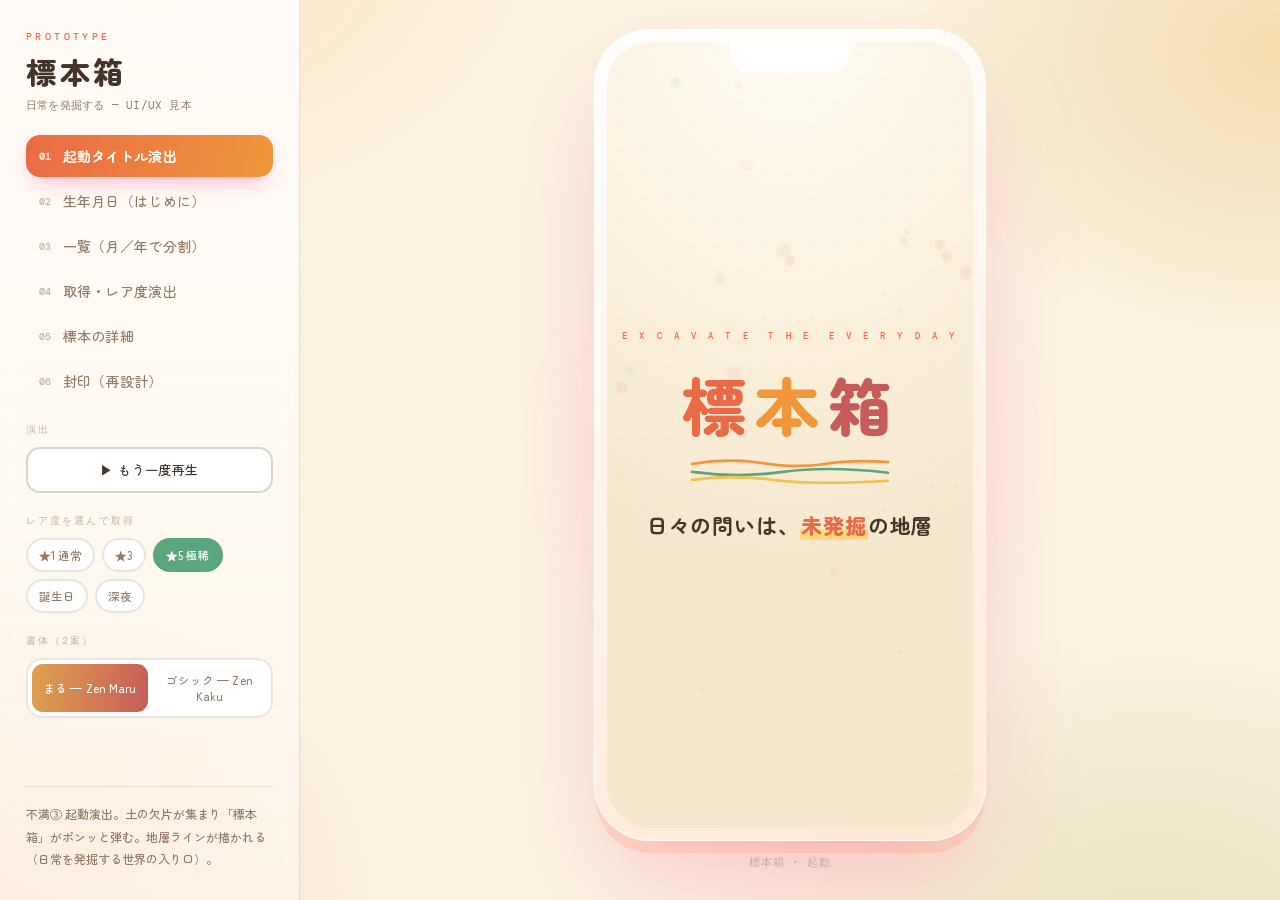
<file: prototype/ui-redesign/index.html>
<!DOCTYPE html>
<html lang="ja" class="font-round">
<head>
<meta charset="UTF-8" />
<meta name="viewport" content="width=device-width, initial-scale=1.0" />
<title>標本箱 — UI/UX リデザイン・プロトタイプ（天体観測・標本）</title>
<link rel="preconnect" href="https://fonts.googleapis.com" />
<link rel="preconnect" href="https://fonts.gstatic.com" crossorigin />
<link href="https://fonts.googleapis.com/css2?family=Baloo+2:wght@400;500;600;700;800&family=Zen+Maru+Gothic:wght@400;500;700;900&family=Zen+Kaku+Gothic+New:wght@400;500;700;900&family=DM+Mono:wght@400;500&display=swap" rel="stylesheet" />
<link rel="stylesheet" href="styles.css" />
</head>
<body>
<div class="stage">

  <!-- ───────────── Control rail ───────────── -->
  <aside class="rail">
    <div class="rail-brand">
      <div class="rail-kicker">PROTOTYPE</div>
      <h1 class="rail-title">標本箱</h1>
      <div class="rail-sub">日常を発掘する — UI/UX 見本</div>
    </div>

    <nav class="rail-nav" id="sceneNav">
      <button class="rail-btn active" data-go="boot"><span class="ix">01</span> 起動タイトル演出</button>
      <button class="rail-btn" data-go="onboard"><span class="ix">02</span> 生年月日（はじめに）</button>
      <button class="rail-btn" data-go="home"><span class="ix">03</span> 一覧（月／年で分割）</button>
      <button class="rail-btn" data-go="reveal"><span class="ix">04</span> 取得・レア度演出</button>
      <button class="rail-btn" data-go="detail"><span class="ix">05</span> 標本の詳細</button>
      <button class="rail-btn" data-go="seal"><span class="ix">06</span> 封印（再設計）</button>
    </nav>

    <div class="rail-block">
      <div class="rail-label">演出</div>
      <button class="ghost-btn" id="replayBtn">▶ もう一度再生</button>
    </div>

    <div class="rail-block" id="rarityPicker" hidden>
      <div class="rail-label">レア度を選んで取得</div>
      <div class="chip-row">
        <button class="chip" data-rarity="s1">★1 通常</button>
        <button class="chip" data-rarity="s3">★3</button>
        <button class="chip active" data-rarity="s5">★5 極稀</button>
        <button class="chip warm" data-rarity="birthday">誕生日</button>
        <button class="chip cool" data-rarity="midnight">深夜</button>
      </div>
    </div>

    <div class="rail-block">
      <div class="rail-label">書体（2案）</div>
      <div class="seg" id="fontSeg">
        <button class="seg-btn active" data-font="round">まる — Zen Maru</button>
        <button class="seg-btn" data-font="sans">ゴシック — Zen Kaku</button>
      </div>
    </div>

    <p class="rail-caption" id="caption"></p>
  </aside>

  <!-- ───────────── Device ───────────── -->
  <main class="device-wrap">
    <div class="device">
      <div class="notch"></div>
      <div class="screen" id="screen">
        <canvas class="sky" id="sky"></canvas>

        <!-- 01 BOOT ─────────────────────── -->
        <section class="scene" data-scene="boot">
          <div class="boot">
            <div class="boot-particles" id="bootParticles"></div>
            <div class="boot-title">
              <div class="boot-kicker">E X C A V A T E&nbsp;&nbsp;T H E&nbsp;&nbsp;E V E R Y D A Y</div>
              <h2 class="boot-kanji"><span>標</span><span>本</span><span>箱</span></h2>
              <svg class="boot-strata" viewBox="0 0 240 34" preserveAspectRatio="none">
                <path class="st st1" d="M8,9 q40,-7 80,-1 t72,1 t72,-2"/>
                <path class="st st2" d="M8,18 q52,7 104,0 t120,1"/>
                <path class="st st3" d="M8,27 q44,-6 92,0 t132,1"/>
              </svg>
              <div class="boot-tag">日々の問いは、<b>未発掘</b>の地層</div>
            </div>
          </div>
        </section>

        <!-- 02 ONBOARD (birth date) ─────── -->
        <section class="scene" data-scene="onboard">
          <div class="onb">
            <div class="onb-badge">はじめに</div>
            <h2 class="onb-title">あなたの誕生日を<br/>教えてください</h2>
            <p class="onb-lead">その日は、<b>特別な標本</b>が掘れる日になる</p>
            <div class="wheel">
              <div class="wheel-head"><span>年</span><span>月</span><span>日</span></div>
              <div class="wheel-body">
                <div class="wheel-band"></div>
                <div class="wheel-col">
                  <span>1994</span><span>1995</span><span class="on">1996</span><span>1997</span><span>1998</span>
                </div>
                <div class="wheel-col">
                  <span>3</span><span>4</span><span class="on">5</span><span>6</span><span>7</span>
                </div>
                <div class="wheel-col">
                  <span>19</span><span>20</span><span class="on">21</span><span>22</span><span>23</span>
                </div>
              </div>
            </div>
            <button class="primary-btn onb-btn" data-go="home">この日から、発掘をはじめる</button>
            <div class="onb-note">あとから設定で変えられる</div>
          </div>
        </section>

        <!-- 03 HOME ─────────────────────── -->
        <section class="scene" data-scene="home">
          <header class="topbar">
            <div class="topbar-title">標本箱</div>
            <div class="topbar-actions">
              <span class="seal-pill"><span class="seal-glyph">◆</span>12</span>
              <span class="icon-btn" id="calBtn">▦</span>
              <span class="icon-btn">⚙</span>
            </div>
          </header>
          <div class="home-scroll" id="homeScroll">
            <div class="home-intro">
              <div class="home-count" id="homeCount"></div>
              <div class="home-count-sub">発掘した標本</div>
            </div>
            <div class="week-head"><span class="week-title">この1週間の発掘</span><span class="week-rule"></span></div>
            <div id="weekList"></div>
            <button class="cal-cta" id="calCta">▦　他の日を、カレンダーから掘り返す</button>
          </div>

          <!-- calendar overlay -->
          <div class="cal" id="cal">
            <div class="cal-card">
              <div class="cal-head">
                <button class="cal-nav">‹</button>
                <div class="cal-month">2026年 6月</div>
                <button class="cal-nav">›</button>
              </div>
              <div class="cal-week"><span>日</span><span>月</span><span>火</span><span>水</span><span>木</span><span>金</span><span>土</span></div>
              <div class="cal-grid" id="calGrid"></div>
              <div class="cal-legend"><i class="lg on"></i>発掘済み<i class="lg off"></i>未発掘</div>
              <button class="ghost-close" id="calClose">閉じる</button>
            </div>
          </div>
        </section>

        <!-- 03 REVEAL ────────────────────── -->
        <section class="scene" data-scene="reveal">
          <div class="reveal" id="reveal">
            <div class="reveal-flash" id="revealFlash"></div>
            <div class="reveal-rays" id="revealRays"></div>
            <div class="reveal-rings" id="revealRings"></div>
            <div class="reveal-burst" id="revealBurst"></div>
            <div class="reveal-vial" id="revealVial">
              <div class="orb" id="revealOrb" style="--h:265"></div>
              <div class="reveal-frame" id="revealFrame"></div>
            </div>
            <div class="reveal-meta" id="revealMeta">
              <div class="reveal-badge" id="revealBadge">深夜の標本</div>
              <div class="reveal-stars" id="revealStars"></div>
              <div class="reveal-class" id="revealClass">第 V 類 — 極稀</div>
              <div class="reveal-answer">「天井のシミを20分見た」から発掘</div>
              <button class="primary-btn" data-go="detail">標本箱にしまう</button>
            </div>
          </div>
        </section>

        <!-- 04 DETAIL ────────────────────── -->
        <section class="scene" data-scene="detail">
          <header class="topbar">
            <div class="back">‹ 標本箱</div>
            <div class="topbar-actions"><span class="icon-btn">⇪</span></div>
          </header>
          <div class="detail-scroll">
            <div class="detail-stage">
              <div class="detail-halo"></div>
              <div class="orb big" style="--h:265"></div>
              <div class="detail-rarity">
                <span class="rar-stars">★★★★★</span>
                <span class="rar-tier">第 V 類</span>
              </div>
            </div>
            <div class="rec">
              <div class="rec-row"><span class="rec-k">問</span><span class="rec-v">今日、いちばん無駄だったことは？</span></div>
              <div class="rec-row"><span class="rec-k">答</span><span class="rec-v">天井のシミを20分見た</span></div>
              <div class="rec-row"><span class="rec-k">発掘</span><span class="rec-v">2026.06.14 · 02:47</span></div>
              <div class="rec-row"><span class="rec-k">分類</span><span class="rec-v glow-cool">深夜の標本 · ★★★★★</span></div>
            </div>
            <div class="weather-meter">
              <div class="wm-head"><span>風化</span><span class="wm-val">あと 22 日で消失</span></div>
              <div class="wm-track"><div class="wm-fill" style="width:26%"></div></div>
            </div>
            <button class="seal-cta" data-go="seal">
              <span class="seal-cta-glyph">❖</span>
              <span class="seal-cta-text"><b>結晶に封じ込める</b><small>風化を止め、永久に保管する</small></span>
            </button>
          </div>
        </section>

        <!-- 05 SEAL ──────────────────────── -->
        <section class="scene" data-scene="seal">
          <div class="seal-room">
            <div class="seal-flash" id="sealFlash"></div>
            <div class="seal-stage">
              <div class="seal-shards" id="sealShards"></div>
              <div class="orb big" id="sealOrb" style="--h:265"></div>
              <div class="crystal" id="crystal">
                <svg viewBox="0 0 200 240" class="crystal-svg">
                  <polygon class="facet f1" points="100,10 166,62 148,158 100,202 52,158 34,62"/>
                  <polygon class="facet f2" points="100,10 166,62 100,108"/>
                  <polygon class="facet f3" points="100,10 34,62 100,108"/>
                  <polygon class="facet f4" points="34,62 100,108 52,158"/>
                  <polygon class="facet f5" points="166,62 100,108 148,158"/>
                  <polygon class="facet f6" points="52,158 100,108 100,202"/>
                  <polygon class="facet f7" points="148,158 100,108 100,202"/>
                  <ellipse class="gem-shine" cx="78" cy="56" rx="20" ry="11"/>
                </svg>
                <div class="seal-sigil" id="sealSigil">
                  <i class="spark s1">✦</i><i class="spark s2">✦</i>
                  <i class="spark s3">✧</i><i class="spark s4">✦</i>
                </div>
              </div>
            </div>
            <div class="seal-copy" id="sealCopy">
              <div class="seal-state" id="sealState">封をする前</div>
              <p class="seal-line" id="sealLine">この標本を、風化しない結晶へ。<br/>大切なものだけを、永く手元に。</p>
              <button class="primary-btn" id="sealDo">❖ 封じ込める</button>
              <div class="seal-bal">封印できる残り <b>12</b> 点</div>
            </div>
          </div>
        </section>

      </div>
    </div>
    <div class="device-foot" id="deviceFoot"></div>
  </main>
</div>

<script src="app.js"></script>
</body>
</html>
</file>
<file: prototype/ui-redesign/styles.css>
/* ============================================================
   標本箱 — POP / 明るめ / Design Prototype
   ============================================================ */
:root{
  /* bright EARTH-pop world (標本・発掘) */
  --bg-0:#FBF2E0;         /* warm sand / dig-site paper */
  --bg-1:#F6E8CF;
  --card:#FFFDF7;
  --card-2:#FBF1DF;

  --ink:#44352B;          /* deep soil brown (primary text) */
  --ink-soft:#917A66;     /* secondary */
  --ink-faint:#C3B29C;
  --line:rgba(110,75,40,.14);
  --line-2:rgba(110,75,40,.24);

  /* earthy-pop accents (no blue/violet) */
  --pink:#EA6A45;         /* terracotta coral */
  --tangerine:#F0973A;    /* amber */
  --lemon:#F2C24C;        /* mustard */
  --mint:#5BA67E;         /* moss / fern green */
  --sky:#E0A24E;          /* sand gold (repurposed warm) */
  --grape:#C75B59;        /* clay rose (repurposed warm) */
  --seal:#F0973A;         /* amber */

  --rad:24px;
  --ease:cubic-bezier(.2,.85,.25,1);
  --slow:cubic-bezier(.16,1,.3,1);
  --pop:cubic-bezier(.34,1.56,.64,1);  /* overshoot for bouncy pop */

  --disp:"Baloo 2","Zen Maru Gothic",sans-serif;
  --jp:"Zen Maru Gothic",sans-serif;
  --body:"Zen Maru Gothic",sans-serif;
  --mono:"DM Mono",monospace;
}
.font-sans{
  --disp:"Zen Kaku Gothic New",sans-serif;
  --jp:"Zen Kaku Gothic New",sans-serif;
  --body:"Zen Kaku Gothic New",sans-serif;
}

*{box-sizing:border-box;margin:0;padding:0}
html,body{height:100%}
body{
  font-family:var(--body);
  background:
    radial-gradient(700px 520px at 12% -8%, #FFE3C2 0%, transparent 60%),
    radial-gradient(680px 520px at 100% 6%, #F4DDB0 0%, transparent 58%),
    radial-gradient(760px 600px at 90% 110%, #E9E0BE 0%, transparent 60%),
    radial-gradient(680px 560px at 0% 100%, #F5D9BE 0%, transparent 58%),
    var(--bg-0);
  color:var(--ink);
  -webkit-font-smoothing:antialiased;
  overflow:hidden;
}

/* ---------- Stage ---------- */
.stage{display:flex;height:100vh;width:100vw}

/* ---------- Control rail ---------- */
.rail{
  width:300px;flex:0 0 300px;height:100%;
  padding:30px 26px;
  background:linear-gradient(180deg,rgba(255,255,255,.82),rgba(255,247,238,.7));
  border-right:1px solid var(--line);
  backdrop-filter:blur(10px);
  display:flex;flex-direction:column;gap:22px;overflow-y:auto;
}
.rail-kicker{font-family:var(--mono);font-size:10px;letter-spacing:.34em;color:var(--pink);font-weight:500}
.rail-title{font-family:var(--jp);font-weight:900;font-size:30px;letter-spacing:.12em;margin-top:6px;color:var(--ink)}
.rail-sub{font-family:var(--mono);font-size:10.5px;color:var(--ink-soft);margin-top:6px;letter-spacing:.02em}

.rail-nav{display:flex;flex-direction:column;gap:3px}
.rail-btn{
  text-align:left;background:none;border:none;cursor:pointer;
  color:var(--ink-soft);font-family:var(--body);font-weight:500;font-size:14px;
  padding:11px 13px;border-radius:14px;letter-spacing:.02em;
  display:flex;align-items:center;gap:11px;transition:.25s var(--ease);
}
.rail-btn .ix{font-family:var(--mono);font-size:10px;color:var(--ink-faint);transition:.25s}
.rail-btn:hover{color:var(--ink);background:rgba(255,111,165,.08)}
.rail-btn.active{color:#fff;background:linear-gradient(100deg,var(--pink),var(--tangerine));
  box-shadow:0 10px 22px -8px rgba(255,111,165,.6);font-weight:700}
.rail-btn.active .ix{color:rgba(255,255,255,.8)}

.rail-block{display:flex;flex-direction:column;gap:10px}
.rail-label{font-family:var(--mono);font-size:9.5px;letter-spacing:.22em;color:var(--ink-faint);text-transform:uppercase}
.ghost-btn{
  background:#fff;border:2px solid var(--line-2);color:var(--ink);
  padding:11px;border-radius:14px;font-family:var(--body);font-weight:500;font-size:13px;cursor:pointer;
  letter-spacing:.03em;transition:.2s var(--ease);
}
.ghost-btn:hover{border-color:var(--pink);color:var(--pink);transform:translateY(-1px)}

.chip-row{display:flex;flex-wrap:wrap;gap:7px}
.chip{
  background:#fff;border:2px solid var(--line);color:var(--ink-soft);
  font-family:var(--body);font-weight:500;font-size:11.5px;padding:7px 11px;border-radius:20px;cursor:pointer;transition:.2s var(--ease);
}
.chip:hover{color:var(--ink);border-color:var(--line-2)}
.chip.active{background:var(--mint);border-color:var(--mint);color:#fff}
.chip.warm.active{background:var(--lemon);border-color:var(--lemon);color:#5a4a10}
.chip.cool.active{background:var(--grape);border-color:var(--grape);color:#fff}

.seg{display:flex;background:#fff;border:2px solid var(--line);border-radius:16px;padding:4px;gap:4px}
.seg-btn{flex:1;background:none;border:none;color:var(--ink-soft);font-family:var(--body);font-weight:500;font-size:11.5px;
  padding:8px 6px;border-radius:11px;cursor:pointer;transition:.2s var(--ease);letter-spacing:.01em}
.seg-btn.active{background:linear-gradient(100deg,var(--sky),var(--grape));color:#fff}

.rail-caption{margin-top:auto;font-family:var(--body);font-size:12px;line-height:1.85;color:var(--ink-soft);
  border-top:1px solid var(--line);padding-top:16px;font-weight:500}

/* ---------- Device ---------- */
.device-wrap{flex:1;display:flex;flex-direction:column;align-items:center;justify-content:center;gap:14px;position:relative}
.device-wrap::before{content:"";position:absolute;width:600px;height:600px;border-radius:50%;
  background:radial-gradient(circle,rgba(255,111,165,.10),transparent 62%);filter:blur(18px);pointer-events:none}
.device{
  position:relative;width:392px;height:812px;border-radius:56px;
  background:linear-gradient(160deg,#fff,#ffe9d6);
  padding:13px;
  box-shadow:0 50px 110px -28px rgba(255,120,160,.45), 0 0 0 1px rgba(255,255,255,.8) inset,
             0 14px 0 -2px rgba(255,160,120,.25);
}
.notch{position:absolute;top:13px;left:50%;transform:translateX(-50%);width:118px;height:30px;
  background:#fff;border-radius:0 0 18px 18px;z-index:40}
.screen{
  position:relative;width:100%;height:100%;border-radius:44px;overflow:hidden;
  background:
    radial-gradient(rgba(120,82,42,.05) 1.2px, transparent 1.6px) 0 0/24px 24px,   /* excavation grid */
    radial-gradient(120% 72% at 50% -6%, #FFFDF7, #FBF1DD 55%, #F7E7CF 100%);
  isolation:isolate;
}
.sky{position:absolute;inset:0;width:100%;height:100%;z-index:0;pointer-events:none}
.device-foot{font-family:var(--mono);font-size:11px;color:var(--ink-faint);letter-spacing:.06em;height:16px;font-weight:500}

/* ---------- Scenes ---------- */
.scene{position:absolute;inset:0;z-index:1;display:none;flex-direction:column;opacity:0}
.scene.active{display:flex;animation:sceneIn .6s var(--slow) forwards}
@keyframes sceneIn{from{opacity:0;transform:scale(1.02)}to{opacity:1;transform:none}}

/* ---------- Candy specimen orb ---------- */
.orb{
  --h:330;width:64px;height:64px;border-radius:50%;position:relative;
  background:
    radial-gradient(circle at 32% 26%, #ffffff 0%, hsl(var(--h) 96% 74%) 20%,
      hsl(var(--h) 90% 60%) 52%, hsl(calc(var(--h) + 18) 84% 50%) 100%);
  box-shadow:0 10px 20px -6px hsl(var(--h) 85% 60% / .55),
             inset -5px -7px 13px hsl(calc(var(--h) + 18) 65% 42% / .55),
             inset 5px 7px 14px rgba(255,255,255,.75);
  animation:bob 4.6s ease-in-out infinite;
}
.orb::after{content:"";position:absolute;top:16%;left:22%;width:26%;height:20%;border-radius:50%;
  background:rgba(255,255,255,.92);filter:blur(1px)}      /* glossy highlight */
.orb.big{width:188px;height:188px;animation:bob 5.4s ease-in-out infinite}
@keyframes bob{0%,100%{transform:translateY(0) scale(1)}50%{transform:translateY(-5px) scale(1.025)}}

/* weathered = fades toward pale paper */
.orb.weather{filter:saturate(calc(1 - .7*var(--w,.5))) brightness(calc(1 + .12*var(--w,.5)));
  opacity:calc(1 - .35*var(--w,.5));animation:bob 4.6s ease-in-out infinite, wobble 5s ease-in-out infinite}
@keyframes wobble{0%,100%{opacity:calc(1 - .35*var(--w,.5))}45%{opacity:calc(1 - .5*var(--w,.5))}}

/* sealed = candy crystal sticker, bright & steady */
.orb.sealed{box-shadow:0 10px 22px -6px hsl(var(--h) 85% 60% / .55),0 0 0 3px rgba(255,255,255,.95),
   0 0 0 6px hsl(var(--h) 90% 72% / .5),inset -5px -7px 13px hsl(calc(var(--h)+18) 65% 42% / .5),
   inset 5px 7px 14px rgba(255,255,255,.8)}
.orb.sealed::before{content:"◆";position:absolute;top:-9px;right:-7px;font-size:16px;color:var(--tangerine);
  text-shadow:0 0 0 2px #fff,0 2px 3px rgba(120,82,42,.4);animation:twinkle 2.6s ease-in-out infinite;z-index:2}
@keyframes twinkle{0%,100%{transform:scale(1) rotate(0)}50%{transform:scale(1.25) rotate(12deg)}}
@keyframes spin{to{transform:rotate(360deg)}}

/* ============================================================
   01 BOOT
   ============================================================ */
.boot{flex:1;display:flex;align-items:center;justify-content:center;position:relative}
.boot-particles{position:absolute;inset:0;pointer-events:none}
.boot-particles i{position:absolute;width:11px;height:11px;border-radius:3px;opacity:0}
.boot-title{text-align:center;position:relative;z-index:2}
.boot-kicker{font-family:var(--mono);font-size:9px;letter-spacing:.4em;color:var(--pink);font-weight:500;
  opacity:0;transform:translateY(8px)}
.boot-kanji{font-family:var(--jp);font-weight:900;font-size:64px;letter-spacing:.1em;
  margin:16px 0 6px;display:flex;gap:.04em;justify-content:center;color:var(--ink)}
.boot-kanji span{display:inline-block;opacity:0;transform:translateY(26px) scale(.4) rotate(-12deg)}
.boot-kanji span:nth-child(1){color:var(--pink)}
.boot-kanji span:nth-child(2){color:var(--tangerine)}
.boot-kanji span:nth-child(3){color:var(--grape)}
.boot-strata{width:210px;height:30px;margin:0 auto;display:block;opacity:0}
.boot-strata .st{fill:none;stroke-width:3;stroke-linecap:round;stroke-dasharray:300;stroke-dashoffset:300}
.boot-strata .st1{stroke:var(--tangerine)}
.boot-strata .st2{stroke:var(--mint)}
.boot-strata .st3{stroke:var(--lemon)}
.boot-tag{font-family:var(--jp);font-weight:700;font-size:21px;letter-spacing:.04em;color:var(--ink);margin-top:24px;
  opacity:0;transform:translateY(12px) scale(.9);position:relative;display:inline-block}
.boot-tag b{font-weight:900;color:var(--pink);
  background:linear-gradient(180deg,transparent 62%,rgba(255,203,60,.55) 62%);padding:0 .06em}

.boot.play .boot-kicker{animation:fadeUp .9s var(--slow) .2s forwards}
.boot.play .boot-kanji span{animation:kanjiPop 1s var(--pop) forwards}
.boot.play .boot-kanji span:nth-child(1){animation-delay:.5s}
.boot.play .boot-kanji span:nth-child(2){animation-delay:.68s}
.boot.play .boot-kanji span:nth-child(3){animation-delay:.86s}
.boot.play .boot-strata{animation:fadeIn .8s 1.4s forwards}
.boot.play .boot-strata .st1{animation:draw 1.3s var(--slow) 1.4s forwards}
.boot.play .boot-strata .st2{animation:draw 1.3s var(--slow) 1.55s forwards}
.boot.play .boot-strata .st3{animation:draw 1.3s var(--slow) 1.7s forwards}
.boot.play .boot-tag{animation:kanjiPop .9s var(--pop) 1.8s forwards}
@keyframes kanjiPop{to{opacity:1;transform:none}}
@keyframes fadeUp{to{opacity:1;transform:none}}
@keyframes fadeIn{to{opacity:1}}
@keyframes draw{to{stroke-dashoffset:0}}

/* ============================================================
   02 ONBOARD — birth date
   ============================================================ */
.onb{flex:1;display:flex;flex-direction:column;align-items:center;justify-content:center;
  padding:40px 32px;gap:14px;text-align:center;z-index:2}
.onb-badge{font-family:var(--body);font-weight:700;font-size:11px;letter-spacing:.18em;color:#fff;
  background:linear-gradient(100deg,var(--pink),var(--tangerine));padding:6px 18px;border-radius:20px;
  box-shadow:0 8px 16px -6px rgba(234,106,69,.6)}
.onb-title{font-family:var(--jp);font-weight:900;font-size:27px;line-height:1.55;letter-spacing:.05em;color:var(--ink);margin-top:6px}
.onb-lead{font-family:var(--body);font-weight:500;font-size:13.5px;color:var(--ink-soft);line-height:1.8}
.onb-lead b{color:var(--pink);font-weight:700;
  background:linear-gradient(180deg,transparent 62%,rgba(242,194,76,.5) 62%);padding:0 .08em}
.wheel{width:100%;max-width:296px;margin:14px 0 8px;display:flex;flex-direction:column;gap:8px}
.wheel-head{display:flex}
.wheel-head span{flex:1;text-align:center;font-family:var(--mono);font-weight:500;font-size:10px;
  letter-spacing:.2em;color:var(--ink-faint)}
.wheel-body{position:relative;display:flex;height:176px;border-radius:24px;background:#fff;
  border:2px solid var(--line);box-shadow:0 16px 34px -18px rgba(110,75,40,.4),inset 0 0 0 1px rgba(255,255,255,.6);
  -webkit-mask:linear-gradient(180deg,transparent,#000 26%,#000 74%,transparent);
          mask:linear-gradient(180deg,transparent,#000 26%,#000 74%,transparent)}
.wheel-band{position:absolute;top:50%;left:10px;right:10px;height:46px;transform:translateY(-50%);border-radius:15px;
  background:linear-gradient(100deg,rgba(234,106,69,.14),rgba(240,151,58,.12));
  border:2px solid rgba(234,106,69,.42);z-index:0}
.wheel-col{flex:1;display:flex;flex-direction:column;align-items:center;justify-content:center;gap:7px;
  z-index:1;position:relative}
.wheel-col span{font-family:var(--disp);font-weight:600;font-size:18px;color:var(--ink-faint);
  height:30px;line-height:30px;transition:.3s}
.wheel-col span.on{font-size:25px;font-weight:800;color:var(--pink)}
.onb-btn{margin-top:8px}
.onb-note{font-family:var(--body);font-weight:500;font-size:11px;color:var(--ink-faint)}

/* ============================================================
   Shared chrome
   ============================================================ */
.topbar{display:flex;align-items:center;justify-content:space-between;padding:54px 22px 14px;z-index:5}
.topbar-title{font-family:var(--jp);font-size:21px;letter-spacing:.12em;font-weight:900;color:var(--ink)}
.topbar-title.small{font-size:15px;letter-spacing:.06em}
.topbar-actions{display:flex;align-items:center;gap:10px}
.icon-btn{width:34px;height:34px;display:grid;place-items:center;border-radius:50%;
  background:#fff;border:2px solid var(--line);color:var(--ink-soft);font-size:15px;cursor:pointer;
  box-shadow:0 4px 10px -4px rgba(90,60,130,.2)}
.back{font-family:var(--body);font-weight:500;font-size:15px;color:var(--ink-soft);letter-spacing:.03em;cursor:pointer}
.seal-pill{font-family:var(--body);font-weight:700;font-size:13px;color:#fff;display:flex;align-items:center;gap:5px;
  padding:6px 13px;border-radius:20px;background:linear-gradient(100deg,var(--lemon),var(--tangerine));
  box-shadow:0 6px 14px -5px rgba(255,157,77,.7)}
.seal-glyph{font-size:11px}

.fab{position:absolute;left:50%;bottom:26px;transform:translateX(-50%);z-index:8;
  font-family:var(--body);font-weight:700;font-size:14.5px;letter-spacing:.04em;color:#fff;
  background:linear-gradient(100deg,var(--pink),var(--tangerine));border:none;cursor:pointer;
  padding:15px 30px;border-radius:30px;box-shadow:0 16px 30px -8px rgba(255,111,165,.65),0 4px 0 -1px rgba(255,120,90,.3);
  animation:fabFloat 3.4s ease-in-out infinite}
@keyframes fabFloat{0%,100%{transform:translateX(-50%) translateY(0)}50%{transform:translateX(-50%) translateY(-5px)}}

.primary-btn{font-family:var(--body);font-weight:700;font-size:14.5px;letter-spacing:.05em;color:#fff;
  background:linear-gradient(100deg,var(--pink),var(--tangerine));border:none;cursor:pointer;
  padding:14px 28px;border-radius:28px;box-shadow:0 12px 26px -8px rgba(255,111,165,.6),0 4px 0 -1px rgba(255,120,90,.3);
  transition:.18s var(--ease)}
.primary-btn:hover{transform:translateY(-2px)}

/* ============================================================
   02 HOME
   ============================================================ */
.home-scroll{flex:1;overflow-y:auto;padding:0 18px 30px;z-index:2;scrollbar-width:none}
.home-scroll::-webkit-scrollbar{display:none}
.home-intro{padding:6px 4px 14px;display:flex;align-items:baseline;gap:12px}
.home-count{font-family:var(--disp);font-size:46px;font-weight:800;letter-spacing:.01em;line-height:1;
  color:transparent;background:linear-gradient(120deg,var(--pink),var(--grape));-webkit-background-clip:text;background-clip:text}
.home-count-sub{font-family:var(--body);font-weight:500;font-size:11px;letter-spacing:.06em;color:var(--ink-soft)}

/* 直近1週間を日付ごとに（現行オーブのデザインを踏襲） */
.week-head{position:sticky;top:0;z-index:6;display:flex;align-items:center;gap:11px;padding:10px 4px 12px;
  background:linear-gradient(180deg,#FBF1DD 72%,transparent)}
.week-title{font-family:var(--jp);font-weight:900;font-size:16px;letter-spacing:.06em;color:var(--ink)}
.week-rule{flex:1;height:3px;border-radius:3px;background:repeating-linear-gradient(90deg,var(--line-2) 0 4px,transparent 4px 9px)}

.day-row{display:flex;align-items:flex-start;gap:12px;padding:14px 4px;border-bottom:1.5px dashed var(--line);
  opacity:0;transform:translateY(14px) scale(.94);animation:cellPop .55s var(--pop) forwards}
.day-row:last-of-type{border-bottom:none}
.day-date{flex:0 0 40px;display:flex;flex-direction:column;align-items:center;line-height:1;padding-top:6px}
.day-date b{font-family:var(--disp);font-weight:800;font-size:25px;color:var(--ink)}
.day-date small{font-family:var(--body);font-weight:500;font-size:10px;color:var(--ink-soft);margin-top:4px}
.day-count{font-family:var(--mono);font-weight:500;font-size:8.5px;color:var(--ink-faint);margin-top:6px;letter-spacing:.04em}

.day-haul{flex:1;min-width:0;display:flex;gap:8px}
.slot{flex:1;display:flex;flex-direction:column;align-items:center;gap:6px}
.slot[data-go]{cursor:pointer}
.orb-wrap{position:relative;display:grid;place-items:center}
.slot .orb{width:56px;height:56px;transition:transform .3s var(--pop)}
.slot[data-go]:hover .orb{transform:scale(1.12) rotate(-4deg)}
.orb-wrap .cell-tag{position:absolute;top:-7px;right:-7px;font-size:14px;z-index:3;
  filter:drop-shadow(0 2px 3px rgba(0,0,0,.15));animation:twinkle 2.6s ease-in-out infinite}
.slot-time{font-family:var(--mono);font-weight:500;font-size:9px;color:var(--ink-soft);letter-spacing:.04em}
.slot.empty .pit{width:52px;height:52px;border-radius:50%;border:2px dashed rgba(150,104,58,.3);
  background:radial-gradient(circle at 50% 40%,rgba(120,82,42,.09),transparent 62%)}
.slot.empty .slot-time{color:var(--ink-faint)}

.day-row.empty{animation:none;opacity:1;transform:none}
.day-row.empty .day-date b,.day-row.empty .day-date small{color:var(--ink-faint)}

.cal-cta{width:100%;margin-top:18px;background:#fff;border:2px dashed var(--line-2);color:var(--ink-soft);
  font-family:var(--body);font-weight:700;font-size:13px;letter-spacing:.02em;padding:14px;border-radius:18px;
  cursor:pointer;transition:.2s var(--ease)}
.cal-cta:hover{color:var(--tangerine);border-color:var(--tangerine);transform:translateY(-2px)}
@keyframes cellPop{to{opacity:1;transform:none}}

/* ============================================================
   03 REVEAL
   ============================================================ */
.reveal{flex:1;position:relative;display:flex;flex-direction:column;align-items:center;justify-content:center;overflow:hidden}
.reveal-flash{position:absolute;inset:0;background:radial-gradient(circle at 50% 42%,#fff,transparent 58%);
  opacity:0;z-index:9;pointer-events:none}
/* 掘り起こした土ぼこり (dust poof, replaces celestial sunburst) */
.reveal-rays{position:absolute;top:42%;left:50%;width:320px;height:320px;transform:translate(-50%,-50%) scale(.3);
  opacity:0;z-index:1;pointer-events:none;border-radius:50%;
  background:radial-gradient(circle, rgba(190,140,85,0) 30%, rgba(178,128,72,.4) 46%, rgba(150,104,58,0) 70%)}
.reveal-rings{position:absolute;top:42%;left:50%;transform:translate(-50%,-50%);z-index:2;pointer-events:none}
.reveal-rings i{position:absolute;top:0;left:0;border-radius:50%;border:3px solid var(--pink);
  transform:translate(-50%,-50%) scale(0);opacity:0}
.reveal-burst{position:absolute;top:42%;left:50%;z-index:3;pointer-events:none}
.reveal-burst i{position:absolute;width:9px;height:9px;border-radius:3px;transform:translate(-50%,-50%)}

.reveal-vial{position:relative;z-index:4;margin-bottom:30px;transform:translateY(340px);opacity:0}
.reveal-frame{position:absolute;inset:-26px;border-radius:50%;opacity:0;pointer-events:none}
.reveal-meta{z-index:5;text-align:center;display:flex;flex-direction:column;align-items:center;gap:12px;
  opacity:0;transform:translateY(16px)}
.reveal-badge{font-family:var(--body);font-weight:700;font-size:12px;letter-spacing:.14em;padding:7px 16px;border-radius:22px;
  color:#fff;background:var(--grape);box-shadow:0 8px 18px -6px rgba(199,91,89,.55)}
.reveal-stars{font-size:26px;letter-spacing:5px;color:var(--lemon);height:32px}
.reveal-stars span{opacity:0;display:inline-block;transform:scale(0) rotate(-40deg);
  text-shadow:0 2px 0 var(--tangerine),0 0 14px rgba(255,203,60,.6)}
.reveal-class{font-family:var(--disp);font-size:24px;font-weight:800;letter-spacing:.03em;color:var(--ink)}
.reveal-answer{font-family:var(--body);font-weight:500;font-size:14px;color:var(--ink-soft);letter-spacing:.03em;margin:2px 0 6px}

.reveal.play .reveal-vial{animation:vialDig 1s var(--pop) .15s forwards}
.reveal.play .reveal-meta{animation:fadeUp .9s var(--slow) 1.2s forwards}
@keyframes vialDig{0%{transform:translateY(340px);opacity:0}
  60%{transform:translateY(-16px);opacity:1}78%{transform:translateY(8px)}90%{transform:translateY(-4px)}100%{transform:none;opacity:1}}

.reveal-rings i.go{animation:ringOut 1.1s var(--slow) forwards}
@keyframes ringOut{0%{transform:translate(-50%,-50%) scale(0);opacity:.95}100%{transform:translate(-50%,-50%) scale(1);opacity:0}}
.reveal-flash.go{animation:flashOut .6s ease-out forwards}
@keyframes flashOut{0%{opacity:.9}100%{opacity:0}}
.reveal-rays.go{animation:dustOut 1.6s var(--slow) forwards}
@keyframes dustOut{0%{opacity:0;transform:translate(-50%,-50%) scale(.3)}
  25%{opacity:.9}100%{opacity:0;transform:translate(-50%,-50%) scale(1.35)}}
.reveal-stars.go span{animation:starPop .55s var(--pop) forwards}
@keyframes starPop{to{opacity:1;transform:none}}

.reveal-frame.birthday{opacity:1;border-radius:50%;
  background:radial-gradient(circle,transparent 60%,rgba(255,203,60,.28) 76%,transparent);
  box-shadow:0 0 44px rgba(255,203,60,.6),inset 0 0 30px rgba(255,157,77,.35);animation:spin 16s linear infinite}
.reveal-frame.midnight{opacity:1;border-radius:50%;
  background:radial-gradient(circle,transparent 62%,rgba(96,110,150,.28) 78%,transparent);
  box-shadow:0 0 36px rgba(96,110,150,.5)}

/* ============================================================
   04 DETAIL
   ============================================================ */
.detail-scroll{flex:1;overflow-y:auto;padding:6px 22px 40px;z-index:2;scrollbar-width:none}
.detail-scroll::-webkit-scrollbar{display:none}
.detail-stage{position:relative;height:266px;display:grid;place-items:center;margin-bottom:6px}
.detail-halo{position:absolute;width:280px;height:280px;border-radius:48% 52% 56% 44%/52% 48% 52% 48%;
  background:radial-gradient(circle,rgba(240,151,58,.18),rgba(91,166,126,.12) 55%,transparent 70%);
  filter:blur(6px);animation:blobSpin 12s ease-in-out infinite}
@keyframes blobSpin{0%,100%{transform:rotate(0) scale(1)}50%{transform:rotate(180deg) scale(1.06)}}
.detail-rarity{position:absolute;bottom:4px;display:flex;align-items:center;gap:10px;
  padding:8px 16px;border-radius:24px;background:#fff;border:2px solid rgba(255,203,60,.5);
  box-shadow:0 10px 22px -8px rgba(255,157,77,.45)}
.rar-stars{color:var(--lemon);font-size:15px;letter-spacing:2px;text-shadow:0 1px 0 var(--tangerine)}
.rar-tier{font-family:var(--body);font-weight:700;font-size:12px;color:var(--ink-soft);letter-spacing:.04em}

.rec{border:2px solid var(--line);border-radius:20px;padding:4px 16px;margin:12px 0;background:#fff;
  box-shadow:0 14px 30px -18px rgba(90,60,130,.35)}
.rec-row{display:flex;gap:14px;padding:13px 0;border-bottom:1.5px dashed var(--line)}
.rec-row:last-child{border-bottom:none}
.rec-k{font-family:var(--body);font-weight:700;font-size:11px;letter-spacing:.06em;color:#fff;
  width:30px;flex:0 0 30px;height:24px;display:grid;place-items:center;border-radius:9px;
  background:linear-gradient(120deg,var(--sky),var(--grape))}
.rec-v{font-family:var(--body);font-weight:500;font-size:14px;color:var(--ink);line-height:1.6;letter-spacing:.02em;padding-top:2px}
.glow-cool{color:var(--grape);font-weight:700}

.weather-meter{margin:4px 0 18px}
.wm-head{display:flex;justify-content:space-between;font-family:var(--body);font-weight:500;font-size:11px;
  letter-spacing:.04em;color:var(--ink-soft);margin-bottom:8px}
.wm-val{color:var(--tangerine);font-weight:700}
.wm-track{height:8px;border-radius:8px;background:rgba(90,60,130,.1);overflow:hidden}
.wm-fill{height:100%;border-radius:8px;background:linear-gradient(90deg,var(--mint),var(--lemon),var(--tangerine))}

.seal-cta{width:100%;display:flex;align-items:center;gap:14px;cursor:pointer;
  background:linear-gradient(120deg,rgba(255,203,60,.16),rgba(255,157,77,.12));
  border:2px solid rgba(255,157,77,.4);border-radius:20px;padding:15px 18px;text-align:left;margin-bottom:14px;
  transition:.22s var(--ease)}
.seal-cta:hover{border-color:var(--tangerine);transform:translateY(-2px);box-shadow:0 14px 26px -10px rgba(255,157,77,.5)}
.seal-cta-glyph{font-size:24px;filter:drop-shadow(0 2px 3px rgba(255,157,77,.5))}
.seal-cta-text b{display:block;font-family:var(--body);font-weight:700;font-size:14.5px;color:var(--ink);letter-spacing:.03em}
.seal-cta-text small{display:block;font-family:var(--body);font-weight:500;font-size:11px;color:var(--ink-soft);margin-top:3px}

/* ============================================================
   05 SEAL
   ============================================================ */
.seal-room{flex:1;display:flex;flex-direction:column;align-items:center;justify-content:center;
  position:relative;padding:30px;gap:24px}
.seal-flash{position:absolute;inset:0;background:radial-gradient(circle at 50% 38%,#fff,transparent 52%);
  opacity:0;z-index:9;pointer-events:none}
.seal-stage{position:relative;width:200px;height:240px;display:grid;place-items:center}
.seal-stage .orb.big{width:150px;height:150px;position:absolute;transition:.6s var(--pop)}
/* amber gem (発掘 × ポップ) — 結晶のまま、暖色の琥珀風に */
.crystal{position:absolute;inset:0;opacity:0;transform:scale(.6) rotate(-8deg);pointer-events:none}
.crystal-svg{width:100%;height:100%;overflow:visible}
.crystal .facet{fill:rgba(255,157,77,.30);stroke:#fff;stroke-width:3.4;stroke-linejoin:round;
  filter:drop-shadow(0 8px 14px rgba(255,140,60,.45))}
.crystal .facet.f1{fill:rgba(255,170,90,.24)}   /* honey base */
.crystal .facet.f2{fill:rgba(255,203,60,.5)}    /* lemon top */
.crystal .facet.f3{fill:rgba(255,157,77,.4)}    /* amber */
.crystal .facet.f4{fill:rgba(255,111,165,.34)}  /* candy pink */
.crystal .facet.f5{fill:rgba(255,203,60,.42)}   /* lemon */
.crystal .facet.f6{fill:rgba(91,166,126,.34)}   /* moss pop */
.crystal .facet.f7{fill:rgba(255,140,60,.5)}    /* deep amber */
.crystal .gem-shine{fill:rgba(255,255,255,.78);stroke:none;filter:blur(.4px)}
.seal-sigil{position:absolute;inset:0;pointer-events:none}
.seal-sigil .spark{position:absolute;font-size:22px;color:var(--lemon);opacity:0;transform:scale(0);
  text-shadow:0 2px 0 var(--tangerine);line-height:1}
.seal-sigil .spark.s1{top:-2%;left:50%;margin-left:-11px}
.seal-sigil .spark.s2{top:38%;right:2%;color:var(--pink);text-shadow:0 2px 0 #d44e86}
.seal-sigil .spark.s3{bottom:6%;left:14%;color:var(--mint);text-shadow:0 2px 0 #1ba883;font-size:16px}
.seal-sigil .spark.s4{top:18%;left:8%;color:#fff;text-shadow:0 2px 4px rgba(255,157,77,.5);font-size:15px}

.seal-shards{position:absolute;inset:0;pointer-events:none}
.seal-shards i{position:absolute;top:50%;left:50%;width:10px;height:10px;border-radius:3px;
  transform:translate(-50%,-50%);opacity:0}

.seal-copy{text-align:center;display:flex;flex-direction:column;align-items:center;gap:12px;z-index:5}
.seal-state{font-family:var(--body);font-weight:700;font-size:11px;letter-spacing:.16em;color:var(--tangerine)}
.seal-line{font-family:var(--body);font-weight:500;font-size:15px;line-height:1.9;color:var(--ink);letter-spacing:.03em}
.seal-bal{font-family:var(--body);font-weight:500;font-size:11.5px;color:var(--ink-soft)}
.seal-bal b{color:var(--tangerine);font-weight:700}

.seal-room.sealing .orb.big{transform:scale(.74);filter:brightness(1.18) saturate(1.1)}
.seal-room.sealing .crystal{animation:crystalIn 1.1s var(--pop) .25s forwards}
.seal-room.sealing .seal-sigil .spark{animation:sparkPop .6s var(--pop) forwards}
.seal-room.sealing .seal-sigil .spark.s1{animation-delay:1.15s}
.seal-room.sealing .seal-sigil .spark.s2{animation-delay:1.32s}
.seal-room.sealing .seal-sigil .spark.s3{animation-delay:1.49s}
.seal-room.sealing .seal-sigil .spark.s4{animation-delay:1.62s}
.seal-room.sealing .seal-flash{animation:flashOut 1s ease-out .2s forwards}
.crystal.locked{opacity:1;transform:none;animation:crystalFloat 5s ease-in-out infinite}
.crystal.locked .gem-shine{animation:shimmer 3s ease-in-out infinite}
@keyframes crystalIn{0%{opacity:0;transform:scale(.6) rotate(-8deg)}
  60%{opacity:1;transform:scale(1.08) rotate(4deg)}100%{opacity:1;transform:none}}
@keyframes crystalFloat{0%,100%{transform:translateY(0) rotate(0)}50%{transform:translateY(-7px) rotate(3deg)}}
@keyframes sparkPop{0%{opacity:0;transform:scale(0) rotate(-50deg)}60%{opacity:1;transform:scale(1.25)}100%{opacity:1;transform:scale(1)}}
@keyframes shimmer{0%,100%{opacity:.78}50%{opacity:.45;transform:translateX(6px)}}

/* ============================================================
   CALENDAR overlay (他の日を掘り返す)
   ============================================================ */
.cal{position:absolute;inset:0;z-index:30;display:grid;place-items:center;padding:24px;
  background:rgba(54,38,22,.44);backdrop-filter:blur(3px);opacity:0;pointer-events:none;transition:.4s}
.cal.show{opacity:1;pointer-events:auto}
.cal-card{width:300px;padding:22px 20px 18px;border-radius:26px;background:#fff;
  border:3px solid var(--tangerine);box-shadow:0 30px 60px -18px rgba(255,157,77,.5);
  transform:translateY(16px) scale(.94);transition:.5s var(--pop)}
.cal.show .cal-card{transform:none}
.cal-head{display:flex;align-items:center;justify-content:space-between;margin-bottom:14px}
.cal-month{font-family:var(--jp);font-weight:900;font-size:17px;letter-spacing:.06em;color:var(--ink)}
.cal-nav{width:30px;height:30px;border-radius:50%;border:2px solid var(--line);background:#fff;
  color:var(--ink-soft);font-size:15px;cursor:pointer}
.cal-week{display:grid;grid-template-columns:repeat(7,1fr);margin-bottom:6px}
.cal-week span{text-align:center;font-family:var(--mono);font-size:9px;color:var(--ink-faint);font-weight:500}
.cal-grid{display:grid;grid-template-columns:repeat(7,1fr);gap:3px}
.cal-day{aspect-ratio:1;display:flex;flex-direction:column;align-items:center;justify-content:center;gap:3px;
  border-radius:12px;font-family:var(--disp);font-weight:600;font-size:13px;color:var(--ink-soft)}
.cal-day.blank{visibility:hidden}
.cal-day.has{cursor:pointer;color:var(--ink);background:rgba(240,151,58,.10);transition:.18s var(--pop)}
.cal-day.has:hover{transform:scale(1.08);background:rgba(240,151,58,.2)}
.cal-day .dots{display:flex;gap:2px;height:8px;align-items:center}
.cal-day .dot{width:7px;height:7px;border-radius:50%;
  background:radial-gradient(circle at 34% 28%,#fff,hsl(var(--h) 90% 60%) 55%,hsl(calc(var(--h)+18) 84% 50%));
  box-shadow:0 1px 3px -1px hsl(var(--h) 85% 55% / .6)}
.cal-day .pip{width:6px;height:6px;border-radius:50%;border:1.5px dashed rgba(150,104,58,.45)}
.cal-day.today{box-shadow:0 0 0 2px var(--tangerine) inset}
.cal-legend{display:flex;align-items:center;justify-content:center;gap:6px;margin:14px 0 12px;
  font-family:var(--body);font-weight:500;font-size:10.5px;color:var(--ink-soft)}
.cal-legend .lg{width:9px;height:9px;border-radius:50%}
.cal-legend .lg.on{background:var(--tangerine)}
.cal-legend .lg.off{border:1.5px dashed rgba(150,104,58,.5);margin-left:8px}
.ghost-close{width:100%;background:#fff;border:2px solid var(--line-2);color:var(--ink-soft);
  font-family:var(--body);font-weight:700;font-size:13px;padding:11px;border-radius:15px;cursor:pointer;transition:.2s}
.ghost-close:hover{border-color:var(--tangerine);color:var(--tangerine)}

@media (max-height:840px){.device{transform:scale(.92)}}
@media (max-height:760px){.device{transform:scale(.84)}}
</file>
